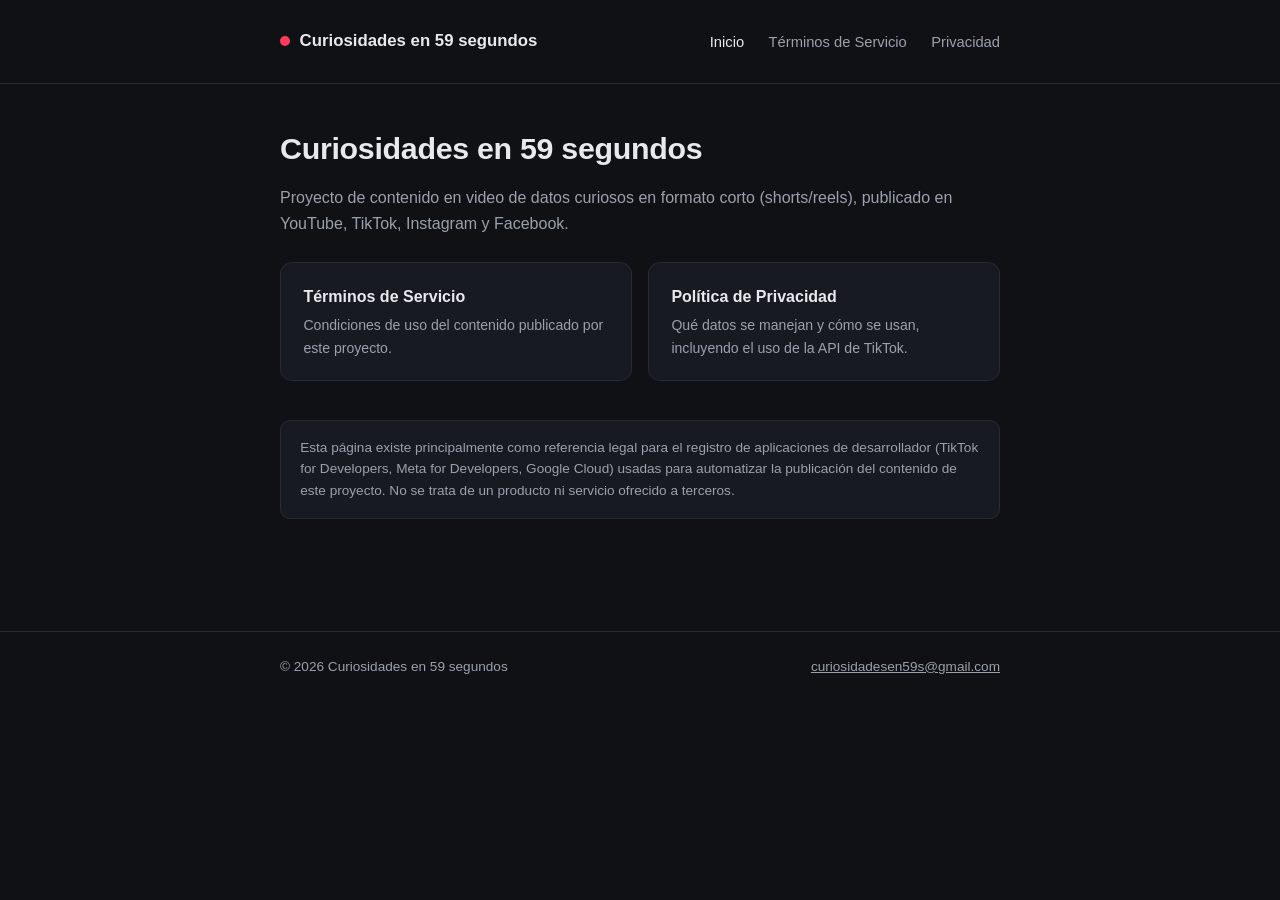
<file: index.html>
<!doctype html>
<html lang="es">
<head>
<meta charset="utf-8">
<meta name="viewport" content="width=device-width, initial-scale=1, viewport-fit=cover">
<title>Curiosidades en 59 segundos</title>
<meta name="description" content="Términos de Servicio y Política de Privacidad de Curiosidades en 59 segundos.">
<link rel="stylesheet" href="style.css">
</head>
<body>

<header class="site">
  <div class="wrap">
    <a class="brand" href="index.html"><span class="dot"></span>Curiosidades en 59 segundos</a>
    <nav class="site">
      <a href="index.html" class="active">Inicio</a>
      <a href="terminos.html">Términos de Servicio</a>
      <a href="privacidad.html">Privacidad</a>
    </nav>
  </div>
</header>

<main class="wrap">
  <h1>Curiosidades en 59 segundos</h1>
  <p class="lead">Proyecto de contenido en video de datos curiosos en formato corto (shorts/reels), publicado en YouTube, TikTok, Instagram y Facebook.</p>

  <div class="grid">
    <a class="tile" href="terminos.html">
      <div class="tile-title">Términos de Servicio</div>
      <div class="tile-desc">Condiciones de uso del contenido publicado por este proyecto.</div>
    </a>
    <a class="tile" href="privacidad.html">
      <div class="tile-title">Política de Privacidad</div>
      <div class="tile-desc">Qué datos se manejan y cómo se usan, incluyendo el uso de la API de TikTok.</div>
    </a>
  </div>

  <div class="disclaimer">
    Esta página existe principalmente como referencia legal para el registro de aplicaciones de desarrollador (TikTok for Developers, Meta for Developers, Google Cloud) usadas para automatizar la publicación del contenido de este proyecto. No se trata de un producto ni servicio ofrecido a terceros.
  </div>
</main>

<footer class="site">
  <div class="wrap">
    <span>&copy; 2026 Curiosidades en 59 segundos</span>
    <a href="mailto:curiosidadesen59s@gmail.com">curiosidadesen59s@gmail.com</a>
  </div>
</footer>

</body>
</html>
</file>
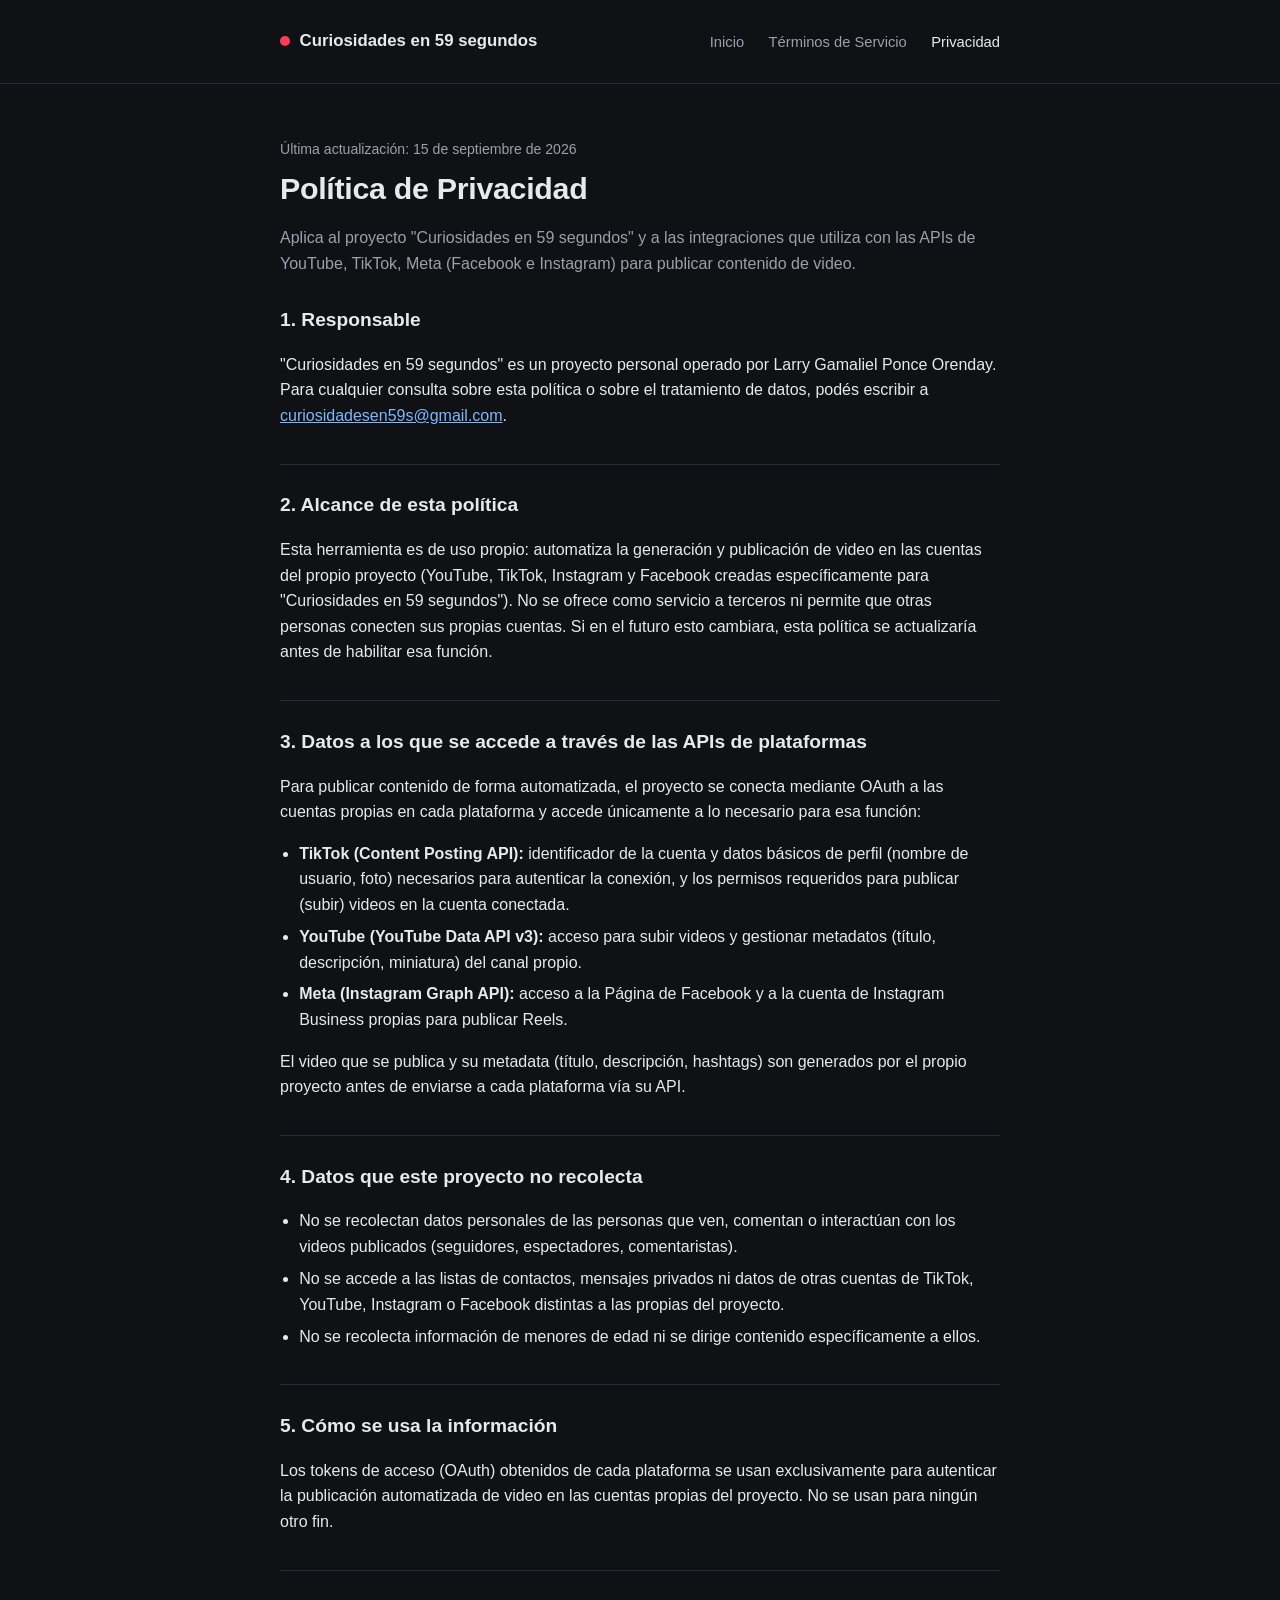
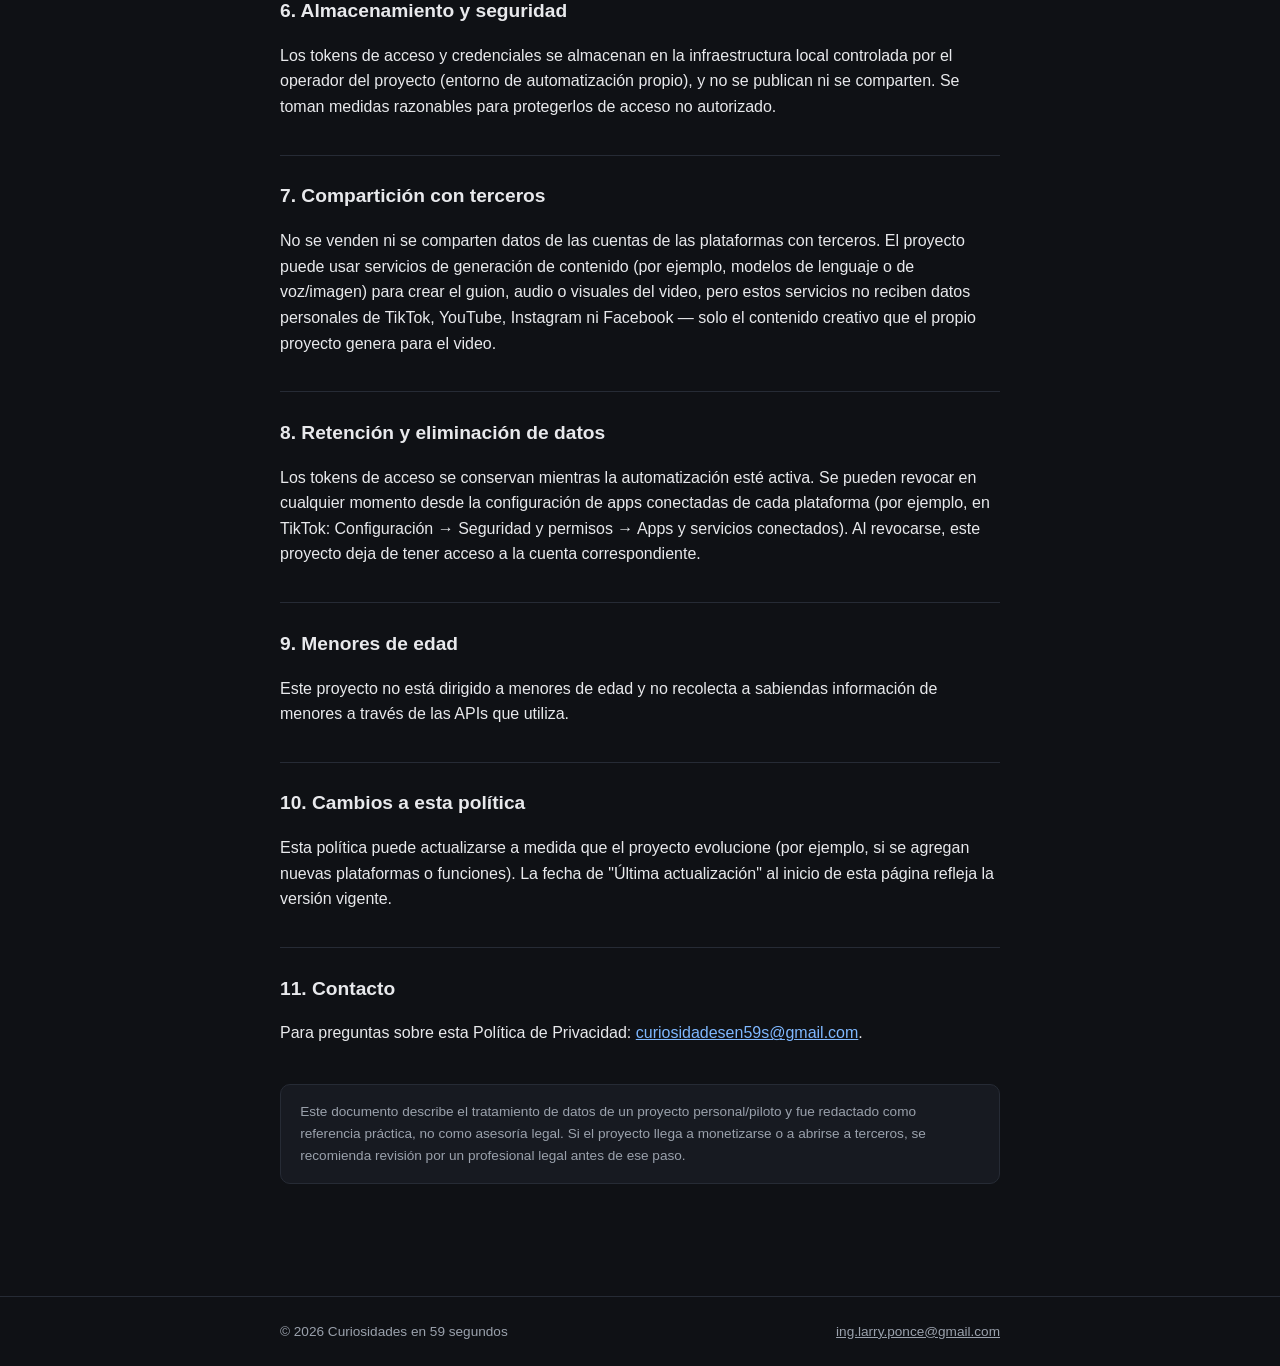
<file: privacidad.html>
<!doctype html>
<html lang="es">
<head>
<meta charset="utf-8">
<meta name="viewport" content="width=device-width, initial-scale=1, viewport-fit=cover">
<title>Política de Privacidad — Curiosidades en 59 segundos</title>
<meta name="description" content="Política de Privacidad de Curiosidades en 59 segundos.">
<link rel="stylesheet" href="style.css">
</head>
<body>

<header class="site">
  <div class="wrap">
    <a class="brand" href="index.html"><span class="dot"></span>Curiosidades en 59 segundos</a>
    <nav class="site">
      <a href="index.html">Inicio</a>
      <a href="terminos.html">Términos de Servicio</a>
      <a href="privacidad.html" class="active">Privacidad</a>
    </nav>
  </div>
</header>

<main class="wrap">
  <p class="meta">Última actualización: 15 de septiembre de 2026</p>
  <h1>Política de Privacidad</h1>
  <p class="lead">Aplica al proyecto "Curiosidades en 59 segundos" y a las integraciones que utiliza con las APIs de YouTube, TikTok, Meta (Facebook e Instagram) para publicar contenido de video.</p>

  <h2>1. Responsable</h2>
  <p>"Curiosidades en 59 segundos" es un proyecto personal operado por Larry Gamaliel Ponce Orenday. Para cualquier consulta sobre esta política o sobre el tratamiento de datos, podés escribir a <a href="mailto:curiosidadesen59s@gmail.com">curiosidadesen59s@gmail.com</a>.</p>

  <h2>2. Alcance de esta política</h2>
  <p>Esta herramienta es de uso propio: automatiza la generación y publicación de video en las cuentas del propio proyecto (YouTube, TikTok, Instagram y Facebook creadas específicamente para "Curiosidades en 59 segundos"). No se ofrece como servicio a terceros ni permite que otras personas conecten sus propias cuentas. Si en el futuro esto cambiara, esta política se actualizaría antes de habilitar esa función.</p>

  <h2>3. Datos a los que se accede a través de las APIs de plataformas</h2>
  <p>Para publicar contenido de forma automatizada, el proyecto se conecta mediante OAuth a las cuentas propias en cada plataforma y accede únicamente a lo necesario para esa función:</p>
  <ul>
    <li><strong>TikTok (Content Posting API):</strong> identificador de la cuenta y datos básicos de perfil (nombre de usuario, foto) necesarios para autenticar la conexión, y los permisos requeridos para publicar (subir) videos en la cuenta conectada.</li>
    <li><strong>YouTube (YouTube Data API v3):</strong> acceso para subir videos y gestionar metadatos (título, descripción, miniatura) del canal propio.</li>
    <li><strong>Meta (Instagram Graph API):</strong> acceso a la Página de Facebook y a la cuenta de Instagram Business propias para publicar Reels.</li>
  </ul>
  <p>El video que se publica y su metadata (título, descripción, hashtags) son generados por el propio proyecto antes de enviarse a cada plataforma vía su API.</p>

  <h2>4. Datos que este proyecto no recolecta</h2>
  <ul>
    <li>No se recolectan datos personales de las personas que ven, comentan o interactúan con los videos publicados (seguidores, espectadores, comentaristas).</li>
    <li>No se accede a las listas de contactos, mensajes privados ni datos de otras cuentas de TikTok, YouTube, Instagram o Facebook distintas a las propias del proyecto.</li>
    <li>No se recolecta información de menores de edad ni se dirige contenido específicamente a ellos.</li>
  </ul>

  <h2>5. Cómo se usa la información</h2>
  <p>Los tokens de acceso (OAuth) obtenidos de cada plataforma se usan exclusivamente para autenticar la publicación automatizada de video en las cuentas propias del proyecto. No se usan para ningún otro fin.</p>

  <h2>6. Almacenamiento y seguridad</h2>
  <p>Los tokens de acceso y credenciales se almacenan en la infraestructura local controlada por el operador del proyecto (entorno de automatización propio), y no se publican ni se comparten. Se toman medidas razonables para protegerlos de acceso no autorizado.</p>

  <h2>7. Compartición con terceros</h2>
  <p>No se venden ni se comparten datos de las cuentas de las plataformas con terceros. El proyecto puede usar servicios de generación de contenido (por ejemplo, modelos de lenguaje o de voz/imagen) para crear el guion, audio o visuales del video, pero estos servicios no reciben datos personales de TikTok, YouTube, Instagram ni Facebook — solo el contenido creativo que el propio proyecto genera para el video.</p>

  <h2>8. Retención y eliminación de datos</h2>
  <p>Los tokens de acceso se conservan mientras la automatización esté activa. Se pueden revocar en cualquier momento desde la configuración de apps conectadas de cada plataforma (por ejemplo, en TikTok: Configuración → Seguridad y permisos → Apps y servicios conectados). Al revocarse, este proyecto deja de tener acceso a la cuenta correspondiente.</p>

  <h2>9. Menores de edad</h2>
  <p>Este proyecto no está dirigido a menores de edad y no recolecta a sabiendas información de menores a través de las APIs que utiliza.</p>

  <h2>10. Cambios a esta política</h2>
  <p>Esta política puede actualizarse a medida que el proyecto evolucione (por ejemplo, si se agregan nuevas plataformas o funciones). La fecha de "Última actualización" al inicio de esta página refleja la versión vigente.</p>

  <h2>11. Contacto</h2>
  <p>Para preguntas sobre esta Política de Privacidad: <a href="mailto:curiosidadesen59s@gmail.com">curiosidadesen59s@gmail.com</a>.</p>

  <div class="disclaimer">
    Este documento describe el tratamiento de datos de un proyecto personal/piloto y fue redactado como referencia práctica, no como asesoría legal. Si el proyecto llega a monetizarse o a abrirse a terceros, se recomienda revisión por un profesional legal antes de ese paso.
  </div>
</main>

<footer class="site">
  <div class="wrap">
    <span>&copy; 2026 Curiosidades en 59 segundos</span>
    <a href="mailto:ing.larry.ponce@gmail.com">ing.larry.ponce@gmail.com</a>
  </div>
</footer>

</body>
</html>
</file>
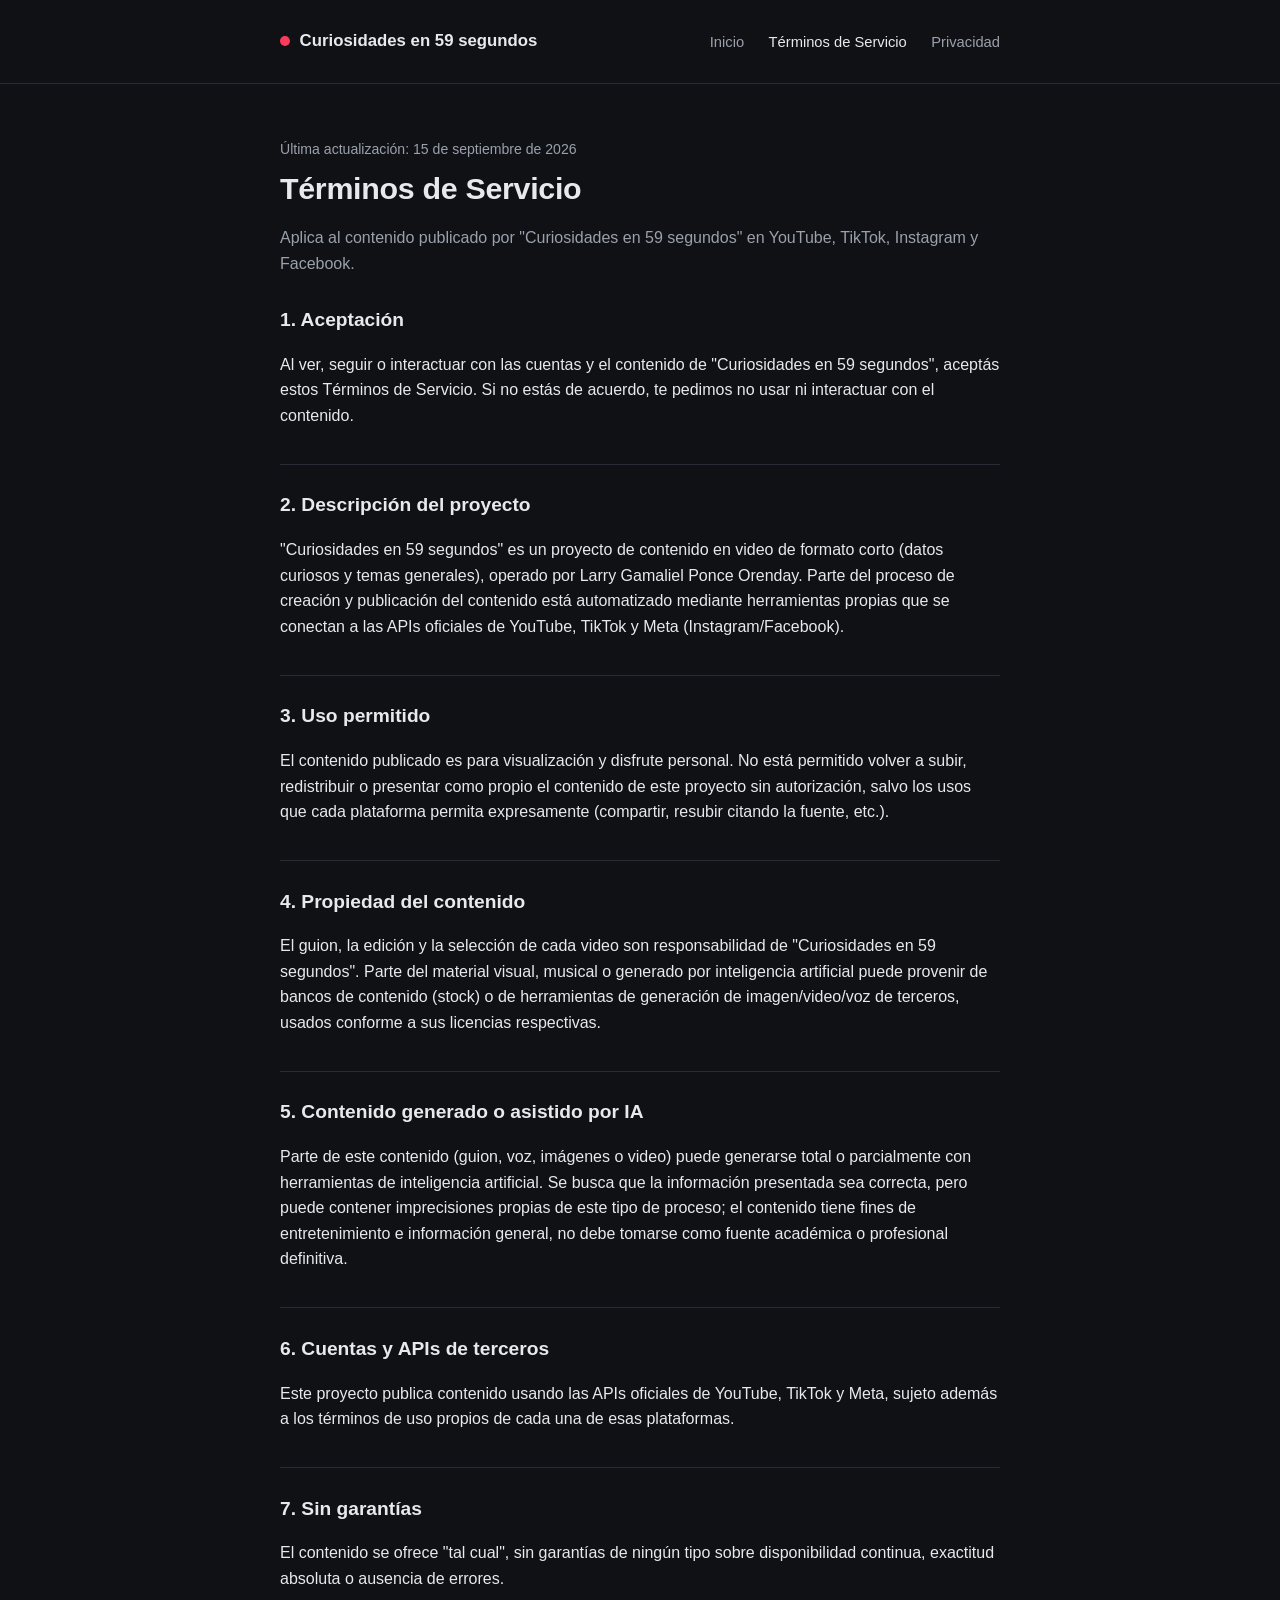
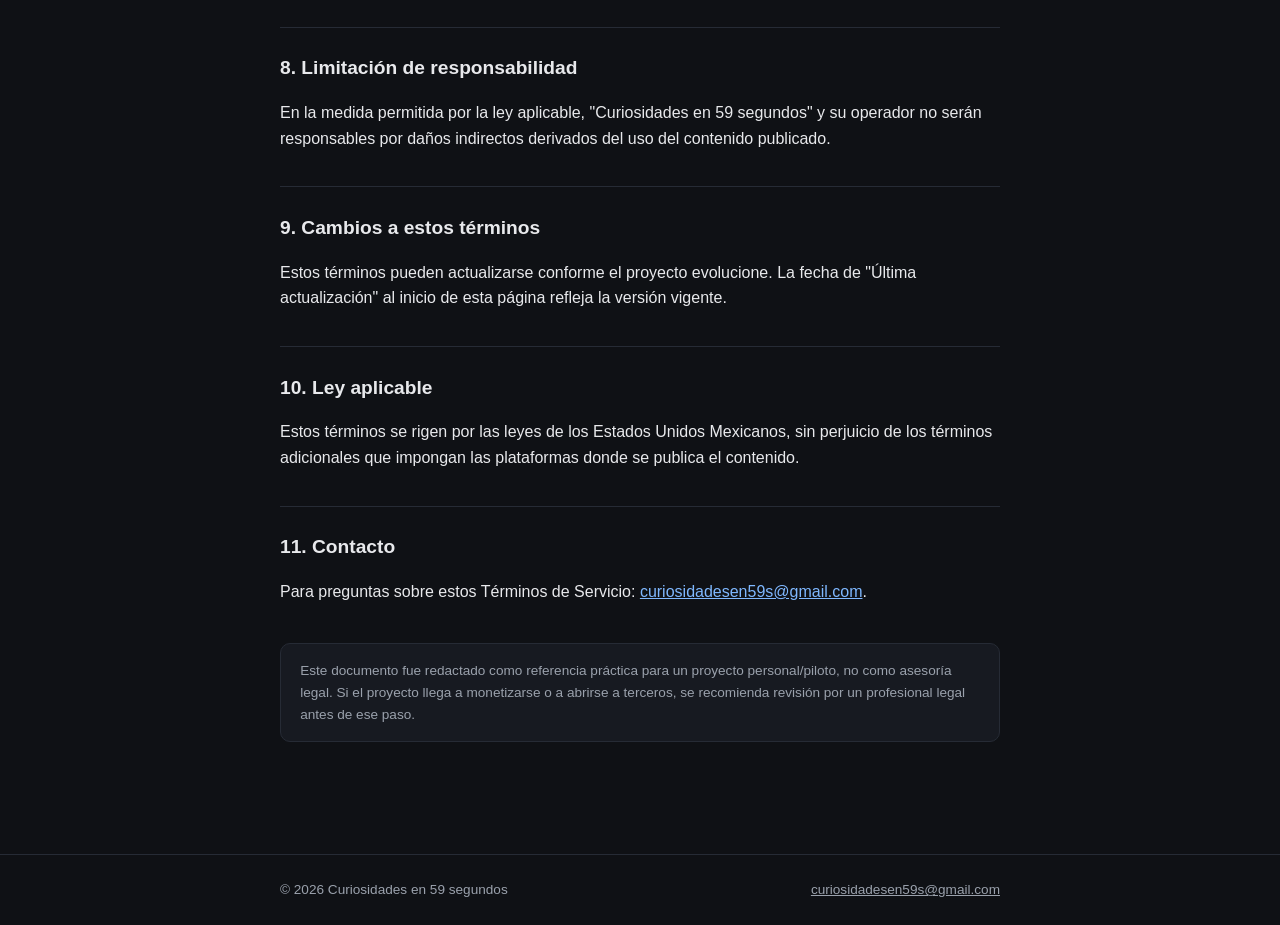
<file: terminos.html>
<!doctype html>
<html lang="es">
<head>
<meta charset="utf-8">
<meta name="viewport" content="width=device-width, initial-scale=1, viewport-fit=cover">
<title>Términos de Servicio — Curiosidades en 59 segundos</title>
<meta name="description" content="Términos de Servicio de Curiosidades en 59 segundos.">
<link rel="stylesheet" href="style.css">
</head>
<body>

<header class="site">
  <div class="wrap">
    <a class="brand" href="index.html"><span class="dot"></span>Curiosidades en 59 segundos</a>
    <nav class="site">
      <a href="index.html">Inicio</a>
      <a href="terminos.html" class="active">Términos de Servicio</a>
      <a href="privacidad.html">Privacidad</a>
    </nav>
  </div>
</header>

<main class="wrap">
  <p class="meta">Última actualización: 15 de septiembre de 2026</p>
  <h1>Términos de Servicio</h1>
  <p class="lead">Aplica al contenido publicado por "Curiosidades en 59 segundos" en YouTube, TikTok, Instagram y Facebook.</p>

  <h2>1. Aceptación</h2>
  <p>Al ver, seguir o interactuar con las cuentas y el contenido de "Curiosidades en 59 segundos", aceptás estos Términos de Servicio. Si no estás de acuerdo, te pedimos no usar ni interactuar con el contenido.</p>

  <h2>2. Descripción del proyecto</h2>
  <p>"Curiosidades en 59 segundos" es un proyecto de contenido en video de formato corto (datos curiosos y temas generales), operado por Larry Gamaliel Ponce Orenday. Parte del proceso de creación y publicación del contenido está automatizado mediante herramientas propias que se conectan a las APIs oficiales de YouTube, TikTok y Meta (Instagram/Facebook).</p>

  <h2>3. Uso permitido</h2>
  <p>El contenido publicado es para visualización y disfrute personal. No está permitido volver a subir, redistribuir o presentar como propio el contenido de este proyecto sin autorización, salvo los usos que cada plataforma permita expresamente (compartir, resubir citando la fuente, etc.).</p>

  <h2>4. Propiedad del contenido</h2>
  <p>El guion, la edición y la selección de cada video son responsabilidad de "Curiosidades en 59 segundos". Parte del material visual, musical o generado por inteligencia artificial puede provenir de bancos de contenido (stock) o de herramientas de generación de imagen/video/voz de terceros, usados conforme a sus licencias respectivas.</p>

  <h2>5. Contenido generado o asistido por IA</h2>
  <p>Parte de este contenido (guion, voz, imágenes o video) puede generarse total o parcialmente con herramientas de inteligencia artificial. Se busca que la información presentada sea correcta, pero puede contener imprecisiones propias de este tipo de proceso; el contenido tiene fines de entretenimiento e información general, no debe tomarse como fuente académica o profesional definitiva.</p>

  <h2>6. Cuentas y APIs de terceros</h2>
  <p>Este proyecto publica contenido usando las APIs oficiales de YouTube, TikTok y Meta, sujeto además a los términos de uso propios de cada una de esas plataformas.</p>

  <h2>7. Sin garantías</h2>
  <p>El contenido se ofrece "tal cual", sin garantías de ningún tipo sobre disponibilidad continua, exactitud absoluta o ausencia de errores.</p>

  <h2>8. Limitación de responsabilidad</h2>
  <p>En la medida permitida por la ley aplicable, "Curiosidades en 59 segundos" y su operador no serán responsables por daños indirectos derivados del uso del contenido publicado.</p>

  <h2>9. Cambios a estos términos</h2>
  <p>Estos términos pueden actualizarse conforme el proyecto evolucione. La fecha de "Última actualización" al inicio de esta página refleja la versión vigente.</p>

  <h2>10. Ley aplicable</h2>
  <p>Estos términos se rigen por las leyes de los Estados Unidos Mexicanos, sin perjuicio de los términos adicionales que impongan las plataformas donde se publica el contenido.</p>

  <h2>11. Contacto</h2>
  <p>Para preguntas sobre estos Términos de Servicio: <a href="mailto:curiosidadesen59s@gmail.com">curiosidadesen59s@gmail.com</a>.</p>

  <div class="disclaimer">
    Este documento fue redactado como referencia práctica para un proyecto personal/piloto, no como asesoría legal. Si el proyecto llega a monetizarse o a abrirse a terceros, se recomienda revisión por un profesional legal antes de ese paso.
  </div>
</main>

<footer class="site">
  <div class="wrap">
    <span>&copy; 2026 Curiosidades en 59 segundos</span>
    <a href="mailto:curiosidadesen59s@gmail.com">curiosidadesen59s@gmail.com</a>
  </div>
</footer>

</body>
</html>
</file>
<file: style.css>
:root {
  --bg: #0f1115;
  --panel: #171a21;
  --text: #e8e9ec;
  --muted: #9aa1ac;
  --accent: #ff3b5c;
  --border: #262b35;
  --maxw: 760px;
}

* { box-sizing: border-box; }

html, body {
  margin: 0;
  padding: 0;
}

body {
  background: var(--bg);
  color: var(--text);
  font-family: -apple-system, BlinkMacSystemFont, "Segoe UI", Roboto, Helvetica, Arial, sans-serif;
  line-height: 1.6;
  -webkit-font-smoothing: antialiased;
}

.wrap {
  max-width: var(--maxw);
  margin: 0 auto;
  padding: 2.5rem 1.25rem 4rem;
}

header.site {
  border-bottom: 1px solid var(--border);
}

header.site .wrap {
  padding-top: 1.75rem;
  padding-bottom: 1.75rem;
  display: flex;
  align-items: center;
  justify-content: space-between;
  gap: 1rem;
  flex-wrap: wrap;
}

.brand {
  display: flex;
  align-items: center;
  gap: 0.6rem;
  font-weight: 700;
  font-size: 1.05rem;
  color: var(--text);
  text-decoration: none;
}

.brand .dot {
  width: 10px;
  height: 10px;
  border-radius: 50%;
  background: var(--accent);
  flex: none;
}

nav.site a {
  color: var(--muted);
  text-decoration: none;
  margin-left: 1.25rem;
  font-size: 0.92rem;
}

nav.site a:hover,
nav.site a.active {
  color: var(--text);
}

h1 {
  font-size: 1.9rem;
  margin: 0 0 0.4rem;
  letter-spacing: -0.01em;
}

h2 {
  font-size: 1.2rem;
  margin: 2.2rem 0 0.6rem;
  color: var(--text);
  border-top: 1px solid var(--border);
  padding-top: 1.6rem;
}

h2:first-of-type {
  border-top: none;
  padding-top: 0;
  margin-top: 1.8rem;
}

p, li { color: var(--text); }

.meta {
  color: var(--muted);
  font-size: 0.88rem;
  margin-bottom: 0.2rem;
}

.lead {
  color: var(--muted);
  font-size: 1rem;
  margin-top: 0.8rem;
}

ul { padding-left: 1.2rem; }
li { margin-bottom: 0.4rem; }

a { color: #7fb8ff; }

.card {
  background: var(--panel);
  border: 1px solid var(--border);
  border-radius: 12px;
  padding: 1.4rem 1.5rem;
  margin: 1.2rem 0;
}

.card h3 {
  margin: 0 0 0.5rem;
  font-size: 1rem;
}

.card p { margin: 0; color: var(--muted); font-size: 0.94rem; }

.grid {
  display: grid;
  grid-template-columns: 1fr 1fr;
  gap: 1rem;
  margin-top: 1.6rem;
}

@media (max-width: 520px) {
  .grid { grid-template-columns: 1fr; }
  nav.site a { margin-left: 0.9rem; }
}

.grid a.tile {
  display: block;
  background: var(--panel);
  border: 1px solid var(--border);
  border-radius: 12px;
  padding: 1.3rem 1.4rem;
  text-decoration: none;
  color: var(--text);
  transition: border-color 0.15s ease;
}

.grid a.tile:hover {
  border-color: var(--accent);
}

.grid a.tile .tile-title {
  font-weight: 600;
  margin-bottom: 0.3rem;
}

.grid a.tile .tile-desc {
  color: var(--muted);
  font-size: 0.88rem;
}

footer.site {
  border-top: 1px solid var(--border);
  margin-top: 3rem;
}

footer.site .wrap {
  padding-top: 1.5rem;
  padding-bottom: 1.5rem;
  color: var(--muted);
  font-size: 0.85rem;
  display: flex;
  justify-content: space-between;
  flex-wrap: wrap;
  gap: 0.5rem;
}

footer.site a { color: var(--muted); }

.disclaimer {
  margin-top: 2.4rem;
  padding: 1rem 1.2rem;
  border: 1px solid var(--border);
  border-radius: 10px;
  color: var(--muted);
  font-size: 0.85rem;
  background: var(--panel);
}
</file>
